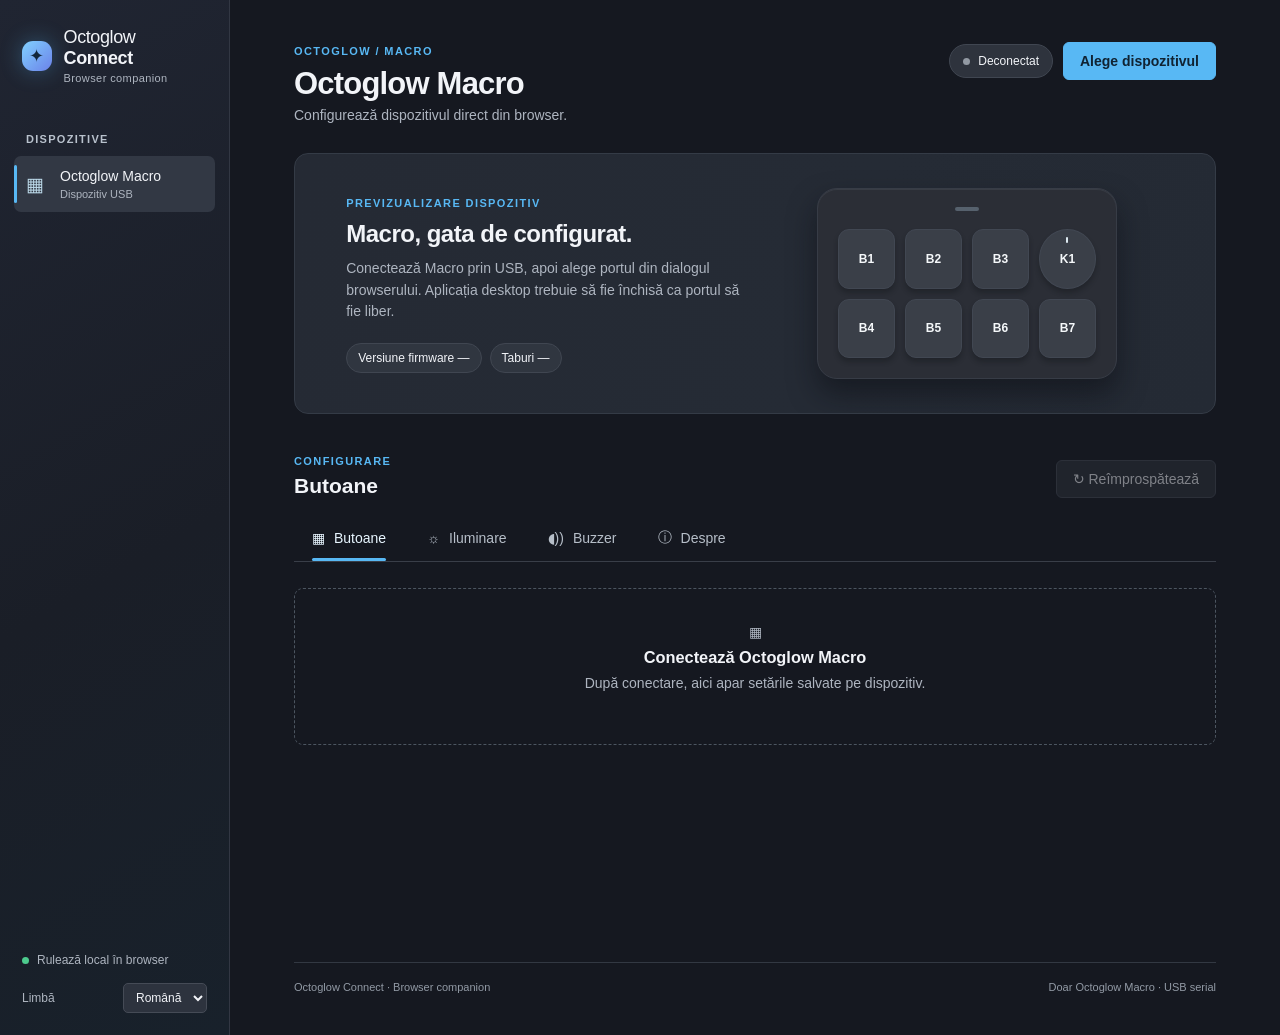
<file: Octoglow Connect/Browser Companion/index.html>
<!doctype html>
<html lang="ro">
<head>
  <meta charset="utf-8">
  <meta name="viewport" content="width=device-width, initial-scale=1">
  <meta name="theme-color" content="#191c24">
  <title>Octoglow Connect · Macro</title>
  <link rel="stylesheet" href="styles.css">
</head>
<body>
  <div class="app-shell">
    <aside class="sidebar" aria-label="Navigation">
      <div class="brand"><span class="brand-mark">✦</span><span>Octoglow <strong>Connect</strong><small>Browser companion</small></span></div>
      <div class="sidebar-label" data-i18n="devices">Dispozitive</div>
      <button class="side-item selected" type="button"><span class="side-icon">▦</span><span>Octoglow Macro<small data-i18n="wiredDevice">Dispozitiv USB</small></span></button>
      <div class="sidebar-bottom"><span class="local-pill"><span class="dot"></span><span data-i18n="localOnly">Rulează local în browser</span></span><label class="language"><span data-i18n="language">Limbă</span><select id="language" aria-label="Language"><option value="ro">Română</option><option value="en">English</option></select></label></div>
    </aside>
    <main class="main">
      <header class="topbar"><div><span class="eyebrow">OCTOGLOW / MACRO</span><h1>Octoglow Macro</h1><p data-i18n="subtitle">Configurează dispozitivul direct din browser.</p></div><div class="header-actions"><span id="connection-pill" class="status-pill"><span class="status-dot"></span><span data-i18n="disconnected">Deconectat</span></span><button id="connect-button" class="button primary" type="button" data-i18n="chooseDevice">Alege dispozitivul</button><button id="disconnect-button" class="button subtle hidden" type="button" data-i18n="disconnect">Deconectează</button></div></header>
      <div id="notice" class="notice hidden" role="status"><span id="notice-icon">ⓘ</span><span id="notice-text"></span><button id="notice-close" type="button" aria-label="Close">×</button></div>
      <section class="hero"><div class="hero-copy"><span class="section-overline" data-i18n="devicePreview">PREVIZUALIZARE DISPOZITIV</span><h2 id="hero-title" data-i18n="readyTitle">Macro, gata de configurat.</h2><p id="hero-description" data-i18n="readyText">Conectează Macro prin USB, apoi alege portul din dialogul browserului. Aplicația desktop trebuie să fie închisă ca portul să fie liber.</p><div class="hero-chips"><span id="firmware-chip" class="chip">Firmware —</span><span id="tab-chip" class="chip" data-i18n="noTabs">Taburi —</span></div></div><div class="device-area"><div class="macropad"><span id="led-preview" class="led-preview"></span><div id="preview-keys" class="preview-keys"></div></div></div></section>
      <div class="section-header"><div><span class="section-overline" data-i18n="configure">CONFIGURARE</span><h2 id="section-title" data-i18n="buttons">Butoane</h2></div><button id="refresh-button" class="button subtle" type="button" disabled><span aria-hidden="true">↻</span> <span data-i18n="refresh">Reîmprospătează</span></button></div>
      <nav class="nav-tabs" aria-label="Macro settings"><button class="nav-tab active" type="button" data-page="buttons"><span>▦</span><span data-i18n="buttons">Butoane</span></button><button class="nav-tab" type="button" data-page="lighting"><span>☼</span><span data-i18n="lighting">Iluminare</span></button><button class="nav-tab" type="button" data-page="buzzer"><span>◖))</span><span>Buzzer</span></button><button class="nav-tab" type="button" data-page="about"><span>ⓘ</span><span data-i18n="about">Despre</span></button></nav>
      <div id="page-content" class="page-content"></div>
      <footer><span>Octoglow Connect · Browser companion</span><span data-i18n="browserFooter">Doar Octoglow Macro · USB serial</span></footer>
    </main>
  </div>
  <dialog id="editor" class="editor"><form id="editor-form" method="dialog"><div class="editor-head"><span class="editor-icon">⌘</span><div><h2 id="editor-title"></h2><p data-i18n="savedToMacro">Modificările se salvează pe Macro.</p></div><button id="editor-x" class="icon-button" type="button" aria-label="Close">×</button></div><div id="editor-fields" class="editor-body"></div><div class="editor-actions"><button id="editor-cancel" class="button subtle" type="button" data-i18n="cancel">Anulează</button><button id="editor-save" class="button primary" type="submit" data-i18n="save">Salvează</button></div></form></dialog>
  <script type="module" src="app.mjs"></script>
</body>
</html>
</file>
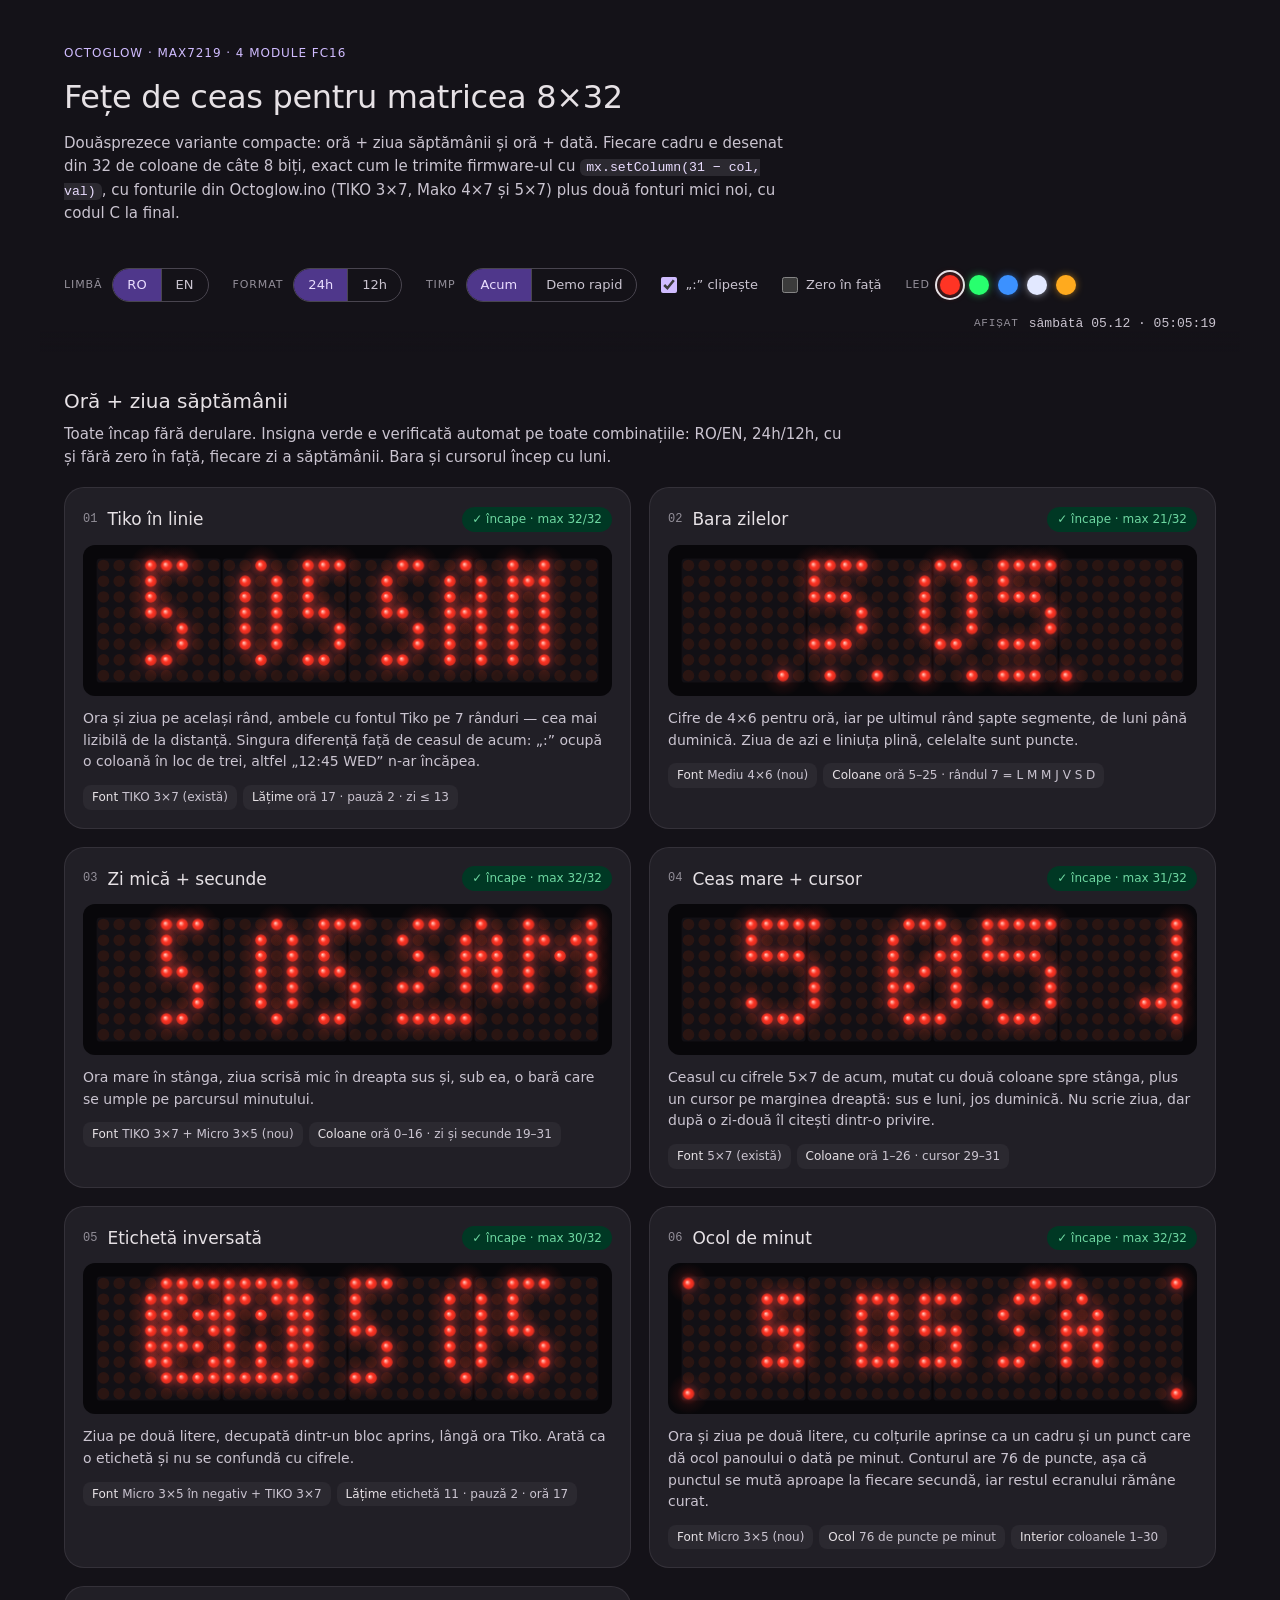
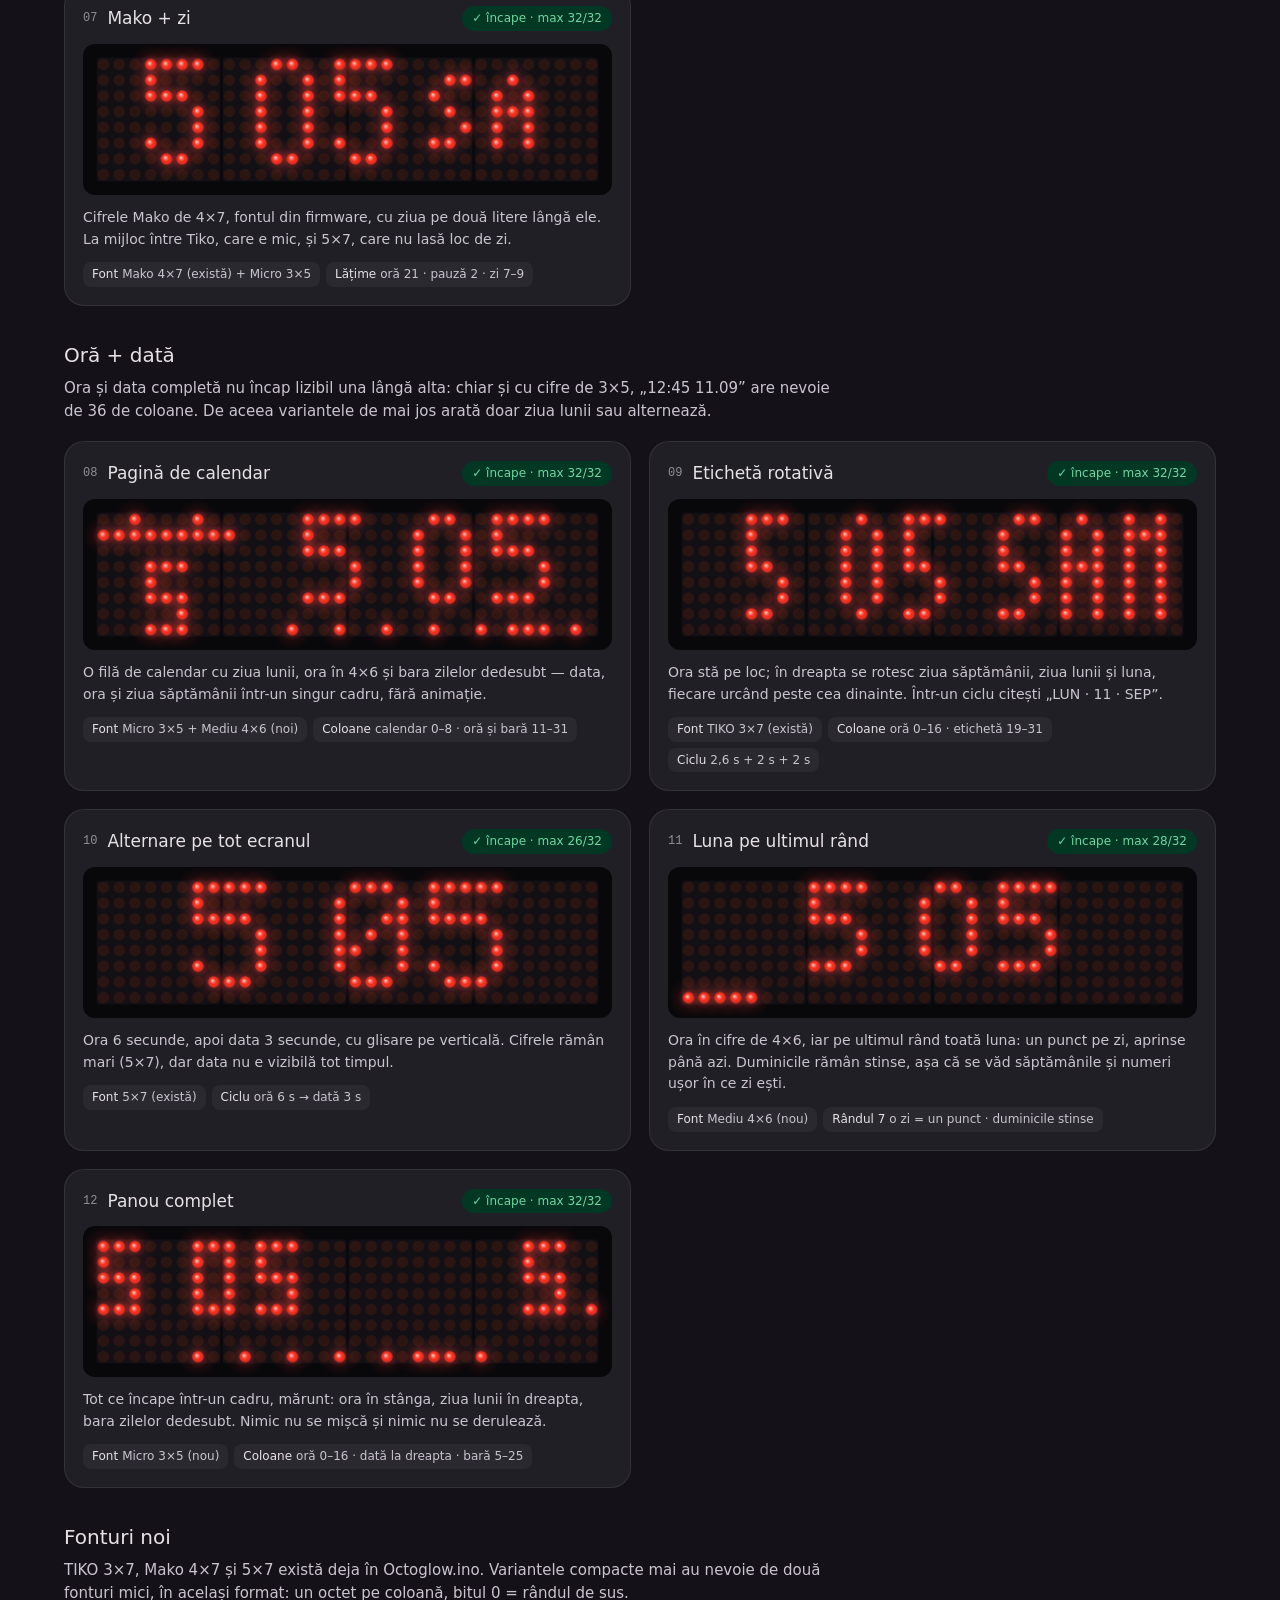
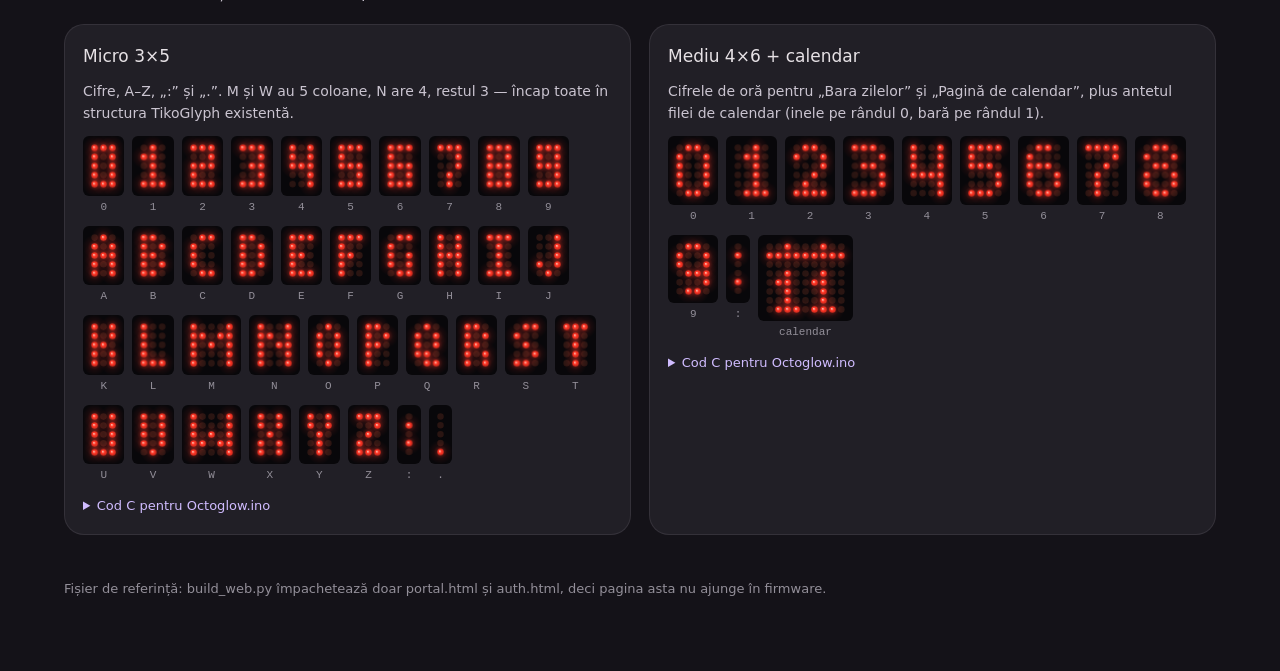
<file: Firmware/Octoglow/clock_designs.html>
<!doctype html>
<html lang="ro">
<head>
<meta charset="utf-8">
<meta name="viewport" content="width=device-width, initial-scale=1">
<title>Fețe de ceas 8×32</title>
<style>
  :root {
    --bg: #141218;
    --surf-con: #211f26;
    --surf-high: #2b2930;
    --on: #e6e1e5;
    --on-var: #cac4d0;
    --outline: #938f99;
    --outline-var: #49454f;
    --pri: #d0bcff;
    --pri-con: #4f378b;
    --on-pri-con: #eaddff;
    --grn: #6dd7a1;
    --grn-con: #003824;
    --err: #f2b8b5;
    --err-con: #8c1d18;
    --mono: ui-monospace, "Cascadia Code", Consolas, monospace;
    color-scheme: dark;
  }
  * { box-sizing: border-box; }
  html, body { margin: 0; background: var(--bg); color: var(--on); }
  body { font: 15px/1.55 "Google Sans", "Segoe UI", Roboto, system-ui, sans-serif; -webkit-font-smoothing: antialiased; }
  .wrap { max-width: 1200px; margin: 0 auto; padding: 44px 24px 72px; }

  .eyebrow { font-size: 12px; letter-spacing: .08em; text-transform: uppercase; color: var(--pri); margin-bottom: 10px; }
  h1 { font-size: clamp(24px, 3.2vw, 32px); font-weight: 500; letter-spacing: -.01em; margin: 0 0 10px; }
  .lede { margin: 0; color: var(--on-var); max-width: 76ch; }
  code { font-family: var(--mono); font-size: .88em; background: var(--surf-high); color: var(--on-pri-con); padding: 1px 6px; border-radius: 6px; }

  .controls { position: sticky; top: 0; z-index: 10; display: flex; flex-wrap: wrap; align-items: center; gap: 12px 24px; margin: 28px -24px 0; padding: 14px 24px 18px; background: linear-gradient(var(--bg) 78%, rgba(20, 18, 24, 0)); }
  .ctl { display: flex; align-items: center; gap: 10px; }
  .lbl { font-size: 11px; letter-spacing: .08em; text-transform: uppercase; color: var(--outline); }
  .seg { display: inline-flex; border: 1px solid var(--outline-var); border-radius: 999px; overflow: hidden; }
  .seg button { font: inherit; font-size: 13px; color: var(--on-var); background: none; border: 0; padding: 6px 14px; cursor: pointer; }
  .seg button + button { border-left: 1px solid var(--outline-var); }
  .seg button[aria-pressed="true"] { background: var(--pri-con); color: var(--on-pri-con); }
  .chk { display: inline-flex; align-items: center; gap: 8px; font-size: 13px; color: var(--on-var); cursor: pointer; user-select: none; }
  .chk input { accent-color: var(--pri); width: 16px; height: 16px; margin: 0; }
  .sw { display: inline-flex; gap: 9px; }
  .sw button { width: 20px; height: 20px; padding: 0; border: 0; border-radius: 50%; background: var(--c); box-shadow: 0 0 10px -2px var(--c); cursor: pointer; outline-offset: 3px; }
  .sw button[aria-pressed="true"] { outline: 2px solid var(--on); }
  button:focus-visible { outline: 2px solid var(--pri); outline-offset: 2px; }
  .readout { margin-left: auto; display: flex; align-items: center; gap: 10px; font-family: var(--mono); font-size: 13px; color: var(--on-var); }

  section { margin-top: 34px; }
  h2 { font-size: 20px; font-weight: 500; margin: 0 0 6px; }
  section > p { margin: 0 0 18px; color: var(--on-var); max-width: 82ch; }
  .grid { display: grid; grid-template-columns: repeat(auto-fill, minmax(min(100%, 500px), 1fr)); gap: 18px; }

  .card { background: var(--surf-con); border: 1px solid rgba(147, 143, 153, .16); border-radius: 20px; padding: 18px; display: flex; flex-direction: column; gap: 12px; min-width: 0; }
  .card-hd { display: flex; align-items: center; gap: 10px; }
  .num { font-family: var(--mono); font-size: 12px; color: var(--outline); }
  h3 { margin: 0; font-size: 17px; font-weight: 500; flex: 1; }
  .fit { font-size: 12px; padding: 3px 10px; border-radius: 999px; background: var(--surf-high); color: var(--on-var); white-space: nowrap; }
  .fit.ok { background: var(--grn-con); color: var(--grn); }
  .fit.bad { background: var(--err-con); color: var(--err); }
  canvas.mx { display: block; width: 100%; aspect-ratio: 33.6 / 9.6; border-radius: 12px; }
  .desc { margin: 0; font-size: 14px; color: var(--on-var); }
  .meta { display: flex; flex-wrap: wrap; gap: 6px; margin: 0; padding: 0; list-style: none; }
  .meta li { font-size: 12px; color: var(--on-var); background: var(--surf-high); border-radius: 8px; padding: 3px 9px; }
  .meta b { font-weight: 500; color: var(--on); margin-right: 4px; }

  .tiles { display: flex; flex-wrap: wrap; gap: 10px 8px; }
  .tile { display: flex; flex-direction: column; align-items: center; gap: 3px; }
  .tile canvas { display: block; border-radius: 6px; }
  .tile span { font-family: var(--mono); font-size: 11px; color: var(--outline); }
  details summary { cursor: pointer; font-size: 13px; color: var(--pri); width: max-content; }
  .code { position: relative; margin-top: 10px; }
  pre { margin: 0; font-family: var(--mono); font-size: 12px; line-height: 1.5; color: var(--on-var); background: #0e0d11; border: 1px solid var(--outline-var); border-radius: 12px; padding: 14px 16px; overflow: auto; max-height: 340px; }
  .copy { position: absolute; top: 8px; right: 8px; font: inherit; font-size: 12px; color: var(--on-pri-con); background: var(--pri-con); border: 0; border-radius: 999px; padding: 4px 12px; cursor: pointer; }
  footer { margin-top: 44px; font-size: 13px; color: var(--outline); }
</style>
</head>
<body>
<div class="wrap">
  <header>
    <div class="eyebrow">Octoglow · MAX7219 · 4 module FC16</div>
    <h1>Fețe de ceas pentru matricea 8×32</h1>
    <p class="lede">Douăsprezece variante compacte: oră + ziua săptămânii și oră + dată. Fiecare cadru e desenat din 32 de
      coloane de câte 8 biți, exact cum le trimite firmware-ul cu <code>mx.setColumn(31 − col, val)</code>, cu fonturile
      din Octoglow.ino (TIKO 3×7, Mako 4×7 și 5×7) plus două fonturi mici noi, cu codul C la final.</p>
  </header>

  <div class="controls" role="toolbar" aria-label="Setări previzualizare">
    <div class="ctl"><span class="lbl">Limbă</span>
      <div class="seg" data-k="lang"><button type="button" data-v="ro">RO</button><button type="button" data-v="en">EN</button></div></div>
    <div class="ctl"><span class="lbl">Format</span>
      <div class="seg" data-k="h12"><button type="button" data-v="0">24h</button><button type="button" data-v="1">12h</button></div></div>
    <div class="ctl"><span class="lbl">Timp</span>
      <div class="seg" data-k="demo"><button type="button" data-v="0">Acum</button><button type="button" data-v="1">Demo rapid</button></div></div>
    <label class="chk"><input type="checkbox" data-k="blink"> „:” clipește</label>
    <label class="chk"><input type="checkbox" data-k="lz"> Zero în față</label>
    <div class="ctl"><span class="lbl">LED</span><div class="sw" id="sw"></div></div>
    <div class="readout"><span class="lbl">Afișat</span><span id="readout"></span></div>
  </div>

  <section>
    <h2>Oră + ziua săptămânii</h2>
    <p>Toate încap fără derulare. Insigna verde e verificată automat pe toate combinațiile: RO/EN, 24h/12h, cu și fără
      zero în față, fiecare zi a săptămânii. Bara și cursorul încep cu luni.</p>
    <div class="grid" id="g-day"></div>
  </section>

  <section>
    <h2>Oră + dată</h2>
    <p>Ora și data completă nu încap lizibil una lângă alta: chiar și cu cifre de 3×5, „12:45 11.09” are nevoie de 36 de
      coloane. De aceea variantele de mai jos arată doar ziua lunii sau alternează.</p>
    <div class="grid" id="g-date"></div>
  </section>

  <section>
    <h2>Fonturi noi</h2>
    <p>TIKO 3×7, Mako 4×7 și 5×7 există deja în Octoglow.ino. Variantele compacte mai au nevoie de două fonturi mici, în același
      format: un octet pe coloană, bitul 0 = rândul de sus.</p>
    <div class="grid" id="fonts"></div>
  </section>

  <footer>Fișier de referință: build_web.py împachetează doar portal.html și auth.html, deci pagina asta nu ajunge în firmware.</footer>
</div>

<script>
'use strict';

/* ---------- Fonts ----------
   One byte per column, bit 0 = top row: the same encoding as FONT[] and
   TIKO_FONT in Octoglow.ino, so every frame below is exactly the 32 bytes the
   firmware would push with mx.setColumn(31 - col, val). */

function fromRows(space, rows) {
  const g = {};
  let h = 0;
  for (const [ch, r] of Object.entries(rows)) {
    h = r.length;
    const cols = [];
    for (let c = 0; c < r[0].length; c++) {
      let v = 0;
      for (let y = 0; y < r.length; y++) if (r[y][c] === '#') v |= 1 << y;
      cols.push(v);
    }
    g[ch] = cols;
  }
  g[' '] = new Array(space).fill(0);
  return { h, g };
}

// Copied from Octoglow.ino: FONT[][5], CHAR_COLON, CHAR_DOT.
const F57 = { h: 7, g: {
  '0': [0x3E, 0x51, 0x49, 0x45, 0x3E], '1': [0x00, 0x42, 0x7F, 0x40, 0x00], '2': [0x42, 0x61, 0x51, 0x49, 0x46],
  '3': [0x21, 0x41, 0x45, 0x4B, 0x31], '4': [0x18, 0x14, 0x12, 0x7F, 0x10], '5': [0x27, 0x45, 0x45, 0x45, 0x39],
  '6': [0x3C, 0x4A, 0x49, 0x49, 0x30], '7': [0x01, 0x71, 0x09, 0x05, 0x03], '8': [0x36, 0x49, 0x49, 0x49, 0x36],
  '9': [0x06, 0x49, 0x49, 0x29, 0x1E], ':': [0x36, 0x36], '.': [0x40], ' ': [0, 0, 0],
} };

// Copied from Octoglow.ino: TIKO_FONT (3x7).
const TIKO = { h: 7, g: {
  '0': [0x3E, 0x41, 0x3E], '1': [0x42, 0x7F, 0x40], '2': [0x62, 0x51, 0x4E], '3': [0x41, 0x49, 0x3E],
  '4': [0x0F, 0x08, 0x7F], '5': [0x4F, 0x49, 0x31], '6': [0x3E, 0x49, 0x30], '7': [0x01, 0x71, 0x0F],
  '8': [0x3E, 0x49, 0x3E], '9': [0x06, 0x49, 0x3E],
  'A': [0x7E, 0x09, 0x7E], 'B': [0x7F, 0x49, 0x3E], 'C': [0x3E, 0x41, 0x41], 'D': [0x7F, 0x41, 0x3E],
  'E': [0x7F, 0x49, 0x41], 'F': [0x7F, 0x09, 0x01], 'G': [0x3E, 0x41, 0x70], 'H': [0x7F, 0x08, 0x7F],
  'I': [0x00, 0x7F, 0x00], 'J': [0x40, 0x3F, 0x00], 'K': [0x7F, 0x10, 0x6C], 'L': [0x3F, 0x40, 0x40],
  'M': [0x7F, 0x02, 0x7F], 'N': [0x7F, 0x01, 0x7E], 'O': [0x3E, 0x41, 0x3E], 'P': [0x7F, 0x09, 0x06],
  'Q': [0x1E, 0x21, 0x5E], 'R': [0x7F, 0x09, 0x76], 'S': [0x4E, 0x49, 0x31], 'T': [0x01, 0x7F, 0x01],
  'U': [0x3F, 0x40, 0x3F], 'V': [0x3F, 0x60, 0x3F], 'W': [0x3F, 0x40, 0x38, 0x40, 0x3F], 'X': [0x67, 0x18, 0x67],
  'Y': [0x07, 0x78, 0x07], 'Z': [0x47, 0x4D, 0x71], ':': [0x00, 0x36, 0x00], '.': [0x00, 0x20, 0x00], ' ': [0, 0],
} };

// Copied from Octoglow.ino: MAKO_FONT (4x7). Only the digits and the colon -
// the designs that use it write the weekday in Micro.
const MAKO = { h: 7, g: {
  '0': [0x3E, 0x41, 0x41, 0x3E], '1': [0x00, 0x42, 0x7F, 0x40], '2': [0x62, 0x51, 0x49, 0x46],
  '3': [0x41, 0x49, 0x49, 0x36], '4': [0x0C, 0x0A, 0x09, 0x7F], '5': [0x27, 0x45, 0x45, 0x39],
  '6': [0x3E, 0x49, 0x49, 0x30], '7': [0x01, 0x71, 0x09, 0x07], '8': [0x36, 0x49, 0x49, 0x36],
  '9': [0x06, 0x49, 0x49, 0x3E], ':': [0x36], '.': [0x40], ' ': [0, 0],
} };

// New: Micro 3x5. M and W take 5 columns, N takes 4, everything else 3.
const MICRO = fromRows(2, {
  '0': ['###', '#.#', '#.#', '#.#', '###'], '1': ['.#.', '##.', '.#.', '.#.', '###'],
  '2': ['###', '..#', '###', '#..', '###'], '3': ['###', '..#', '.##', '..#', '###'],
  '4': ['#.#', '#.#', '###', '..#', '..#'], '5': ['###', '#..', '###', '..#', '###'],
  '6': ['###', '#..', '###', '#.#', '###'], '7': ['###', '..#', '..#', '.#.', '.#.'],
  '8': ['###', '#.#', '###', '#.#', '###'], '9': ['###', '#.#', '###', '..#', '###'],
  'A': ['.#.', '#.#', '###', '#.#', '#.#'], 'B': ['##.', '#.#', '##.', '#.#', '##.'],
  'C': ['.##', '#..', '#..', '#..', '.##'], 'D': ['##.', '#.#', '#.#', '#.#', '##.'],
  'E': ['###', '#..', '##.', '#..', '###'], 'F': ['###', '#..', '##.', '#..', '#..'],
  'G': ['.##', '#..', '#.#', '#.#', '.##'], 'H': ['#.#', '#.#', '###', '#.#', '#.#'],
  'I': ['###', '.#.', '.#.', '.#.', '###'], 'J': ['..#', '..#', '..#', '#.#', '.#.'],
  'K': ['#.#', '#.#', '##.', '#.#', '#.#'], 'L': ['#..', '#..', '#..', '#..', '###'],
  'M': ['#...#', '##.##', '#.#.#', '#...#', '#...#'], 'N': ['#..#', '##.#', '#.##', '#..#', '#..#'],
  'O': ['.#.', '#.#', '#.#', '#.#', '.#.'], 'P': ['##.', '#.#', '##.', '#..', '#..'],
  'Q': ['.#.', '#.#', '#.#', '##.', '.##'], 'R': ['##.', '#.#', '##.', '#.#', '#.#'],
  'S': ['.##', '#..', '.#.', '..#', '##.'], 'T': ['###', '.#.', '.#.', '.#.', '.#.'],
  'U': ['#.#', '#.#', '#.#', '#.#', '###'], 'V': ['#.#', '#.#', '#.#', '#.#', '.#.'],
  'W': ['#...#', '#...#', '#.#.#', '##.##', '#...#'], 'X': ['#.#', '#.#', '.#.', '#.#', '#.#'],
  'Y': ['#.#', '#.#', '.#.', '.#.', '.#.'], 'Z': ['###', '..#', '.#.', '#..', '###'],
  ':': ['.', '#', '.', '#', '.'], '.': ['.', '.', '.', '.', '#'],
});

// New: Mid 4x6 clock digits.
const MID = fromRows(2, {
  '0': ['.##.', '#..#', '#..#', '#..#', '#..#', '.##.'], '1': ['..#.', '.##.', '..#.', '..#.', '..#.', '.###'],
  '2': ['.##.', '#..#', '...#', '..#.', '.#..', '####'], '3': ['###.', '...#', '.##.', '...#', '...#', '###.'],
  '4': ['#..#', '#..#', '#..#', '####', '...#', '...#'], '5': ['####', '#...', '###.', '...#', '...#', '###.'],
  '6': ['.##.', '#...', '###.', '#..#', '#..#', '.##.'], '7': ['####', '...#', '..#.', '.#..', '.#..', '.#..'],
  '8': ['.##.', '#..#', '.##.', '#..#', '#..#', '.##.'], '9': ['.##.', '#..#', '#..#', '.###', '...#', '.##.'],
  ':': ['.', '#', '.', '.', '#', '.'],
});

// Calendar page header: rings on row 0, bar on row 1.
const CAL_HEADER = [0x02, 0x02, 0x03, 0x02, 0x02, 0x02, 0x03, 0x02, 0x02];

// The panel's outline, clockwise from the top-left corner: 76 pixels, which
// is the lap the minute dot below walks through in 60 seconds.
const RING = (() => {
  const p = [];
  for (let x = 0; x < 32; x++) p.push([x, 0]);
  for (let y = 1; y < 8; y++) p.push([31, y]);
  for (let x = 30; x >= 0; x--) p.push([x, 7]);
  for (let y = 6; y >= 1; y--) p.push([0, y]);
  return p;
})();

// Same names as WEEKDAY_NAMES_RO / _EN in the firmware, upper-cased for the pixel fonts.
const DAY3 = { ro: ['DUM', 'LUN', 'MAR', 'MIE', 'JOI', 'VIN', 'SAM'], en: ['SUN', 'MON', 'TUE', 'WED', 'THU', 'FRI', 'SAT'] };
const DAY2 = { ro: ['DU', 'LU', 'MA', 'MI', 'JO', 'VI', 'SA'], en: ['SU', 'MO', 'TU', 'WE', 'TH', 'FR', 'SA'] };
const MON3 = {
  ro: ['IAN', 'FEB', 'MAR', 'APR', 'MAI', 'IUN', 'IUL', 'AUG', 'SEP', 'OCT', 'NOI', 'DEC'],
  en: ['JAN', 'FEB', 'MAR', 'APR', 'MAY', 'JUN', 'JUL', 'AUG', 'SEP', 'OCT', 'NOV', 'DEC'],
};

/* ---------- Drawing into a 32-byte frame ---------- */

let OVF = false;   // set whenever something lands outside the 32x8 panel (read by the fit check)

// Digits keep their full width so the time never jitters; everything else is
// trimmed to its lit columns (TIKO's I and : are 3 wide with blank sides).
function glyph(font, ch) {
  const g = font.g[ch] || font.g[ch.toUpperCase()];
  if (!g) return [];
  if (ch >= '0' && ch <= '9') return g;
  let a = 0, z = g.length;
  while (a < z && !g[a]) a++;
  while (z > a && !g[z - 1]) z--;
  return a === z ? g : g.slice(a, z);
}

function blit(b, x, y, cols, clear) {
  for (let i = 0; i < cols.length; i++) {
    const v = cols[i] << y, c = x + i;
    if (!v) continue;
    if (c < 0 || c > 31 || v > 0xFF) OVF = true;
    if (c < 0 || c > 31) continue;
    if (clear) b[c] &= ~v; else b[c] |= v;
  }
}
function px(b, x, y) {
  if (x < 0 || x > 31 || y < 0 || y > 7) { OVF = true; return; }
  b[x] |= 1 << y;
}
function unpx(b, x, y) { if (x >= 0 && x < 32) b[x] &= ~(1 << y); }
function fill(b, x0, y0, x1, y1) { for (let x = x0; x <= x1; x++) for (let y = y0; y <= y1; y++) px(b, x, y); }

function textW(font, s) {
  let w = -1;
  for (const ch of s) w += glyph(font, ch).length + 1;
  return Math.max(w, 0);
}
// Returns the first column after the text.
function text(b, x, y, s, font, clear) {
  let first = true;
  for (const ch of s) {
    if (!first) x++;
    const g = glyph(font, ch);
    blit(b, x, y, g, clear);
    x += g.length;
    first = false;
  }
  return x;
}

const pad2 = n => String(n).padStart(2, '0');
function hm(T, o) {
  let h = T.h;
  if (o.h12) h = h % 12 || 12;
  return [o.lz || h > 9 ? pad2(h) : String(h), pad2(T.m)];
}
function timeW(font, T, o) {
  const [H, M] = hm(T, o);
  return textW(font, H) + 1 + glyph(font, ':').length + 1 + textW(font, M);
}
// Colon blinks on odd seconds, like drawHour().
function time(b, x, y, font, T, o) {
  const [H, M] = hm(T, o), colon = glyph(font, ':');
  x = text(b, x, y, H, font) + 1;
  if (!o.blink || T.s % 2 === 0) blit(b, x, y, colon);
  text(b, x + colon.length + 1, y, M, font);
}

// Seven 3-column slots, Monday first: today is a full dash, the other days a dot.
function weekBar(b, x, y, wd) {
  const today = (wd + 6) % 7;
  for (let i = 0; i < 7; i++) {
    if (i === today) fill(b, x + 3 * i, y, x + 3 * i + 2, y);
    else px(b, x + 3 * i + 1, y);
  }
}

// 9x8 calendar page in columns 0..8 with the day of month under the header.
function calendar(b, md) {
  blit(b, 0, 0, CAL_HEADER);
  const d = String(md);
  text(b, 1 + Math.floor((7 - textW(MICRO, d)) / 2), 3, d, MICRO);
}

const ease = t => t < .5 ? 2 * t * t : 1 - 2 * (1 - t) * (1 - t);

// Holds each state for its duration, then slides the next one up from below
// inside columns x0..x1. With o.state set it just draws that state (fit check).
function rotate(b, o, now, durs, slideMs, put, x0, x1) {
  if (o.state != null) { put(b, o.state); return; }
  const total = durs.reduce((a, c) => a + c, 0);
  let t = now % total, i = 0;
  while (t >= durs[i]) t -= durs[i++];
  const left = durs[i] - t;
  if (left > slideMs) { put(b, i); return; }
  const off = Math.round(ease(1 - left / slideMs) * 8);
  const A = new Uint8Array(32), B = new Uint8Array(32);
  put(A, i);
  put(B, (i + 1) % durs.length);
  for (let c = x0; c <= x1; c++) b[c] |= (A[c] >> off) | (B[c] << (8 - off));
}

/* ---------- The designs ---------- */

const DESIGNS = [
  {
    group: 'day', name: 'Tiko în linie',
    desc: 'Ora și ziua pe același rând, ambele cu fontul Tiko pe 7 rânduri — cea mai lizibilă de la distanță. Singura diferență față de ceasul de acum: „:” ocupă o coloană în loc de trei, altfel „12:45 WED” n-ar încăpea.',
    meta: ['<b>Font</b>TIKO 3×7 (există)', '<b>Lățime</b>oră 17 · pauză 2 · zi ≤ 13'],
    draw(b, T, o) {
      const day = DAY3[o.lang][T.wd], tw = timeW(TIKO, T, o);
      const x = Math.floor((32 - (tw + 2 + textW(TIKO, day))) / 2);
      time(b, x, 0, TIKO, T, o);
      text(b, x + tw + 2, 0, day, TIKO);
    },
  },
  {
    group: 'day', name: 'Bara zilelor',
    desc: 'Cifre de 4×6 pentru oră, iar pe ultimul rând șapte segmente, de luni până duminică. Ziua de azi e liniuța plină, celelalte sunt puncte.',
    meta: ['<b>Font</b>Mediu 4×6 (nou)', '<b>Coloane</b>oră 5–25 · rândul 7 = L M M J V S D'],
    draw(b, T, o) {
      time(b, Math.floor((32 - timeW(MID, T, o)) / 2), 0, MID, T, o);
      weekBar(b, 5, 7, T.wd);
    },
  },
  {
    group: 'day', name: 'Zi mică + secunde',
    desc: 'Ora mare în stânga, ziua scrisă mic în dreapta sus și, sub ea, o bară care se umple pe parcursul minutului.',
    meta: ['<b>Font</b>TIKO 3×7 + Micro 3×5 (nou)', '<b>Coloane</b>oră 0–16 · zi și secunde 19–31'],
    draw(b, T, o) {
      time(b, 17 - timeW(TIKO, T, o), 0, TIKO, T, o);
      // Day centred in columns 19..31; only "MON" (14 wide) borrows column 18.
      const d = DAY3[o.lang][T.wd];
      text(b, Math.max(18, 19 + Math.floor((13 - textW(MICRO, d)) / 2)), 0, d, MICRO);
      fill(b, 19, 6, 19 + Math.floor(T.s * 13 / 60), 6);
    },
  },
  {
    group: 'day', name: 'Ceas mare + cursor',
    desc: 'Ceasul cu cifrele 5×7 de acum, mutat cu două coloane spre stânga, plus un cursor pe marginea dreaptă: sus e luni, jos duminică. Nu scrie ziua, dar după o zi-două îl citești dintr-o privire.',
    meta: ['<b>Font</b>5×7 (există)', '<b>Coloane</b>oră 1–26 · cursor 29–31'],
    draw(b, T, o) {
      time(b, Math.floor((28 - timeW(F57, T, o)) / 2), 0, F57, T, o);
      for (let y = 0; y < 7; y++) px(b, 31, y);
      const today = (T.wd + 6) % 7;
      px(b, 29, today);
      px(b, 30, today);
    },
  },
  {
    group: 'day', name: 'Etichetă inversată',
    desc: 'Ziua pe două litere, decupată dintr-un bloc aprins, lângă ora Tiko. Arată ca o etichetă și nu se confundă cu cifrele.',
    meta: ['<b>Font</b>Micro 3×5 în negativ + TIKO 3×7', '<b>Lățime</b>etichetă 11 · pauză 2 · oră 17'],
    draw(b, T, o) {
      const x = Math.floor((32 - (11 + 2 + timeW(TIKO, T, o))) / 2);
      fill(b, x, 0, x + 10, 6);
      unpx(b, x, 0); unpx(b, x + 10, 0); unpx(b, x, 6); unpx(b, x + 10, 6);
      const d = DAY2[o.lang][T.wd];
      text(b, x + Math.floor((11 - textW(MICRO, d)) / 2), 1, d, MICRO, true);
      time(b, x + 13, 0, TIKO, T, o);
    },
  },
  {
    group: 'day', name: 'Ocol de minut',
    desc: 'Ora și ziua pe două litere, cu colțurile aprinse ca un cadru și un punct care dă ocol panoului o dată pe minut. Conturul are 76 de puncte, așa că punctul se mută aproape la fiecare secundă, iar restul ecranului rămâne curat.',
    meta: ['<b>Font</b>Micro 3×5 (nou)', '<b>Ocol</b>76 de puncte pe minut', '<b>Interior</b>coloanele 1–30'],
    draw(b, T, o) {
      // The corners mark the panel; the dot laps the outline once a minute.
      px(b, 0, 0); px(b, 31, 0); px(b, 0, 7); px(b, 31, 7);
      const pos = Math.floor(T.s * RING.length / 60);
      for (let i = 0; i < 3; i++) {
        const q = RING[(pos - i + RING.length) % RING.length];
        px(b, q[0], q[1]);
      }
      const d = DAY2[o.lang][T.wd], tw = timeW(MICRO, T, o);
      const x = 1 + Math.floor((30 - (tw + 2 + textW(MICRO, d))) / 2);
      time(b, x, 1, MICRO, T, o);
      text(b, x + tw + 2, 1, d, MICRO);
    },
  },
  {
    group: 'day', name: 'Mako + zi',
    desc: 'Cifrele Mako de 4×7, fontul din firmware, cu ziua pe două litere lângă ele. La mijloc între Tiko, care e mic, și 5×7, care nu lasă loc de zi.',
    meta: ['<b>Font</b>Mako 4×7 (există) + Micro 3×5', '<b>Lățime</b>oră 21 · pauză 2 · zi 7–9'],
    draw(b, T, o) {
      const d = DAY2[o.lang][T.wd], tw = timeW(MAKO, T, o);
      const x = Math.floor((32 - (tw + 2 + textW(MICRO, d))) / 2);
      time(b, x, 0, MAKO, T, o);
      text(b, x + tw + 2, 1, d, MICRO);
    },
  },
  {
    group: 'date', name: 'Pagină de calendar', mday: true,
    desc: 'O filă de calendar cu ziua lunii, ora în 4×6 și bara zilelor dedesubt — data, ora și ziua săptămânii într-un singur cadru, fără animație.',
    meta: ['<b>Font</b>Micro 3×5 + Mediu 4×6 (noi)', '<b>Coloane</b>calendar 0–8 · oră și bară 11–31'],
    draw(b, T, o) {
      calendar(b, T.md);
      time(b, 11 + Math.floor((21 - timeW(MID, T, o)) / 2), 0, MID, T, o);
      weekBar(b, 11, 7, T.wd);
    },
  },
  {
    group: 'date', name: 'Etichetă rotativă', states: 3, months: true, mday: true,
    desc: 'Ora stă pe loc; în dreapta se rotesc ziua săptămânii, ziua lunii și luna, fiecare urcând peste cea dinainte. Într-un ciclu citești „LUN · 11 · SEP”.',
    meta: ['<b>Font</b>TIKO 3×7 (există)', '<b>Coloane</b>oră 0–16 · etichetă 19–31', '<b>Ciclu</b>2,6 s + 2 s + 2 s'],
    draw(b, T, o, now) {
      time(b, 17 - timeW(TIKO, T, o), 0, TIKO, T, o);
      rotate(b, o, now, [2600, 2000, 2000], 300, (buf, k) => {
        const s = k === 0 ? DAY3[o.lang][T.wd] : k === 1 ? String(T.md) : MON3[o.lang][T.mon];
        text(buf, 19 + Math.floor((13 - textW(TIKO, s)) / 2), 0, s, TIKO);
      }, 19, 31);
    },
  },
  {
    group: 'date', name: 'Alternare pe tot ecranul', states: 2, mday: true,
    desc: 'Ora 6 secunde, apoi data 3 secunde, cu glisare pe verticală. Cifrele rămân mari (5×7), dar data nu e vizibilă tot timpul.',
    meta: ['<b>Font</b>5×7 (există)', '<b>Ciclu</b>oră 6 s → dată 3 s'],
    draw(b, T, o, now) {
      rotate(b, o, now, [6000, 3000], 380, (buf, k) => {
        if (k === 0) {
          time(buf, Math.floor((32 - timeW(F57, T, o)) / 2), 0, F57, T, o);
        } else {
          const s = pad2(T.md) + '.' + pad2(T.mon + 1);
          text(buf, Math.floor((32 - textW(F57, s)) / 2), 0, s, F57);
        }
      }, 0, 31);
    },
  },
  {
    group: 'date', name: 'Luna pe ultimul rând', months: true, mday: true,
    desc: 'Ora în cifre de 4×6, iar pe ultimul rând toată luna: un punct pe zi, aprinse până azi. Duminicile rămân stinse, așa că se văd săptămânile și numeri ușor în ce zi ești.',
    meta: ['<b>Font</b>Mediu 4×6 (nou)', '<b>Rândul 7</b>o zi = un punct · duminicile stinse'],
    draw(b, T, o) {
      time(b, Math.floor((32 - timeW(MID, T, o)) / 2), 0, MID, T, o);
      const days = new Date(T.year, T.mon + 1, 0).getDate();
      const x0 = Math.floor((32 - days) / 2);
      for (let i = 1; i <= T.md; i++) {
        // Day i's weekday, counted back from today; Sunday (0) stays dark.
        if ((((T.wd - (T.md - i)) % 7) + 7) % 7 === 0) continue;
        px(b, x0 + i - 1, 7);
      }
    },
  },
  {
    group: 'date', name: 'Panou complet', mday: true,
    desc: 'Tot ce încape într-un cadru, mărunt: ora în stânga, ziua lunii în dreapta, bara zilelor dedesubt. Nimic nu se mișcă și nimic nu se derulează.',
    meta: ['<b>Font</b>Micro 3×5 (nou)', '<b>Coloane</b>oră 0–16 · dată la dreapta · bară 5–25'],
    draw(b, T, o) {
      time(b, 0, 0, MICRO, T, o);
      const d = String(T.md) + '.';
      text(b, 32 - textW(MICRO, d), 0, d, MICRO);
      weekBar(b, 5, 7, T.wd);
    },
  },
];

// Renders every design across languages, formats, weekdays and awkward times,
// and reports whether anything ever left the panel plus the widest frame seen.
function fitCheck(d) {
  const b = new Uint8Array(32);
  const hours = [[0, 0], [1, 11], [9, 5], [10, 10], [12, 59], [18, 48], [20, 8], [23, 58]];
  const mons = d.months ? [0, 1, 2, 3, 4, 5, 6, 7, 8, 9, 10, 11] : [8];
  const mdays = d.mday ? [1, 28] : [11];
  let bad = false, maxW = 0;
  for (const lang of ['ro', 'en']) for (const h12 of [false, true]) for (const lz of [false, true])
    for (let wd = 0; wd < 7; wd++) for (const mon of mons) for (const md of mdays) for (const [h, m] of hours)
      for (let st = 0; st < (d.states || 1); st++) {
        b.fill(0);
        OVF = false;
        d.draw(b, { h, m, s: 59, wd, md, mon, year: 2026 }, { lang, h12, lz, blink: false, state: st }, 0);
        if (OVF) bad = true;
        let lo = -1, hi = -1;
        for (let c = 0; c < 32; c++) if (b[c]) { if (lo < 0) lo = c; hi = c; }
        if (lo >= 0) maxW = Math.max(maxW, hi - lo + 1);
      }
  return { bad, maxW };
}

/* ---------- LED painter ---------- */

const COLORS = {
  red:   { name: 'Roșu',       on: [255, 52, 36],   core: [255, 214, 200], off: '#2a1512' },
  green: { name: 'Verde',      on: [40, 255, 110],  core: [210, 255, 225], off: '#0f2618' },
  blue:  { name: 'Albastru',   on: [60, 145, 255],  core: [215, 232, 255], off: '#121c30' },
  white: { name: 'Alb',        on: [226, 232, 255], core: [255, 255, 255], off: '#202228' },
  amber: { name: 'Chihlimbar', on: [255, 170, 30],  core: [255, 235, 190], off: '#2b2011' },
};
const rgba = (c, a) => `rgba(${c[0]},${c[1]},${c[2]},${a})`;
const M = 0.8;   // frame margin around the LEDs, in LED pitches

const spriteCache = new Map();
function sprites(p) {
  const key = S.color + '|' + p.toFixed(2);
  let s = spriteCache.get(key);
  if (s) return s;
  if (spriteCache.size > 24) spriteCache.clear();
  const c = COLORS[S.color];

  const gs = Math.ceil(p * 2.6), glow = document.createElement('canvas');
  glow.width = glow.height = gs;
  let g = glow.getContext('2d'), m = gs / 2;
  let gr = g.createRadialGradient(m, m, 0, m, m, m);
  gr.addColorStop(0, rgba(c.on, .5));
  gr.addColorStop(.25, rgba(c.on, .26));
  gr.addColorStop(.55, rgba(c.on, .07));
  gr.addColorStop(1, rgba(c.on, 0));
  g.fillStyle = gr;
  g.fillRect(0, 0, gs, gs);

  const bs = Math.ceil(p) + 2, body = document.createElement('canvas');
  body.width = body.height = bs;
  g = body.getContext('2d');
  m = bs / 2;
  const r = p * .37;
  gr = g.createRadialGradient(m - r * .25, m - r * .25, 0, m, m, r);
  gr.addColorStop(0, rgba(c.core, 1));
  gr.addColorStop(.5, rgba(c.on, 1));
  gr.addColorStop(1, rgba(c.on.map(v => v * .82), 1));
  g.fillStyle = gr;
  g.beginPath();
  g.arc(m, m, r, 0, Math.PI * 2);
  g.fill();

  s = { glow, gs, body, bs };
  spriteCache.set(key, s);
  return s;
}

function paintLeds(ctx, W, H, cols, w, h, modules) {
  const p = W / (w + 2 * M), c = COLORS[S.color], sp = sprites(p);
  ctx.globalCompositeOperation = 'source-over';
  ctx.fillStyle = '#08070a';
  ctx.fillRect(0, 0, W, H);
  if (modules) {
    ctx.fillStyle = '#121015';
    for (let k = 0; k < w / 8; k++) {
      const x = (M + 8 * k + .06) * p, y = (M + .06) * p, s = 7.88 * p;
      ctx.beginPath();
      if (ctx.roundRect) ctx.roundRect(x, y, s, s, .25 * p); else ctx.rect(x, y, s, s);
      ctx.fill();
    }
  }
  const r = p * .37, on = [];
  ctx.fillStyle = c.off;
  ctx.beginPath();
  for (let x = 0; x < w; x++) for (let y = 0; y < h; y++) {
    const cx = (M + x + .5) * p, cy = (M + y + .5) * p;
    if ((cols[x] >> y) & 1) on.push(cx, cy);
    else { ctx.moveTo(cx + r, cy); ctx.arc(cx, cy, r, 0, Math.PI * 2); }
  }
  ctx.fill();
  ctx.globalCompositeOperation = 'lighter';
  for (let i = 0; i < on.length; i += 2) ctx.drawImage(sp.glow, on[i] - sp.gs / 2, on[i + 1] - sp.gs / 2);
  ctx.globalCompositeOperation = 'source-over';
  for (let i = 0; i < on.length; i += 2) ctx.drawImage(sp.body, on[i] - sp.bs / 2, on[i + 1] - sp.bs / 2);
}

/* ---------- State ---------- */

const S = { lang: 'ro', h12: false, demo: false, blink: true, lz: false, color: 'red' };
const KEY = 'octoglow-clock-designs';
try {
  const saved = JSON.parse(localStorage.getItem(KEY) || '{}');
  for (const k of ['lang', 'h12', 'blink', 'lz', 'color']) if (k in saved) S[k] = saved[k];
} catch (e) { /* storage blocked: defaults are fine */ }
if (!COLORS[S.color]) S.color = 'red';
function save() {
  try { localStorage.setItem(KEY, JSON.stringify({ lang: S.lang, h12: S.h12, blink: S.blink, lz: S.lz, color: S.color })); }
  catch (e) { /* ignore */ }
}

// "Demo rapid" jumps one day and 67 minutes every 1.5 s so every weekday and
// both digit widths come around; the seconds stay real so the colon still blinks.
let demoStart = 0;
function nowT() {
  let d = new Date();
  if (S.demo) d = new Date(d.getTime() + Math.floor((performance.now() - demoStart) / 1500) * (86400000 + 67 * 60000));
  return { h: d.getHours(), m: d.getMinutes(), s: d.getSeconds(), wd: d.getDay(), md: d.getDate(), mon: d.getMonth(), year: d.getFullYear() };
}

/* ---------- Build the page ---------- */

const cards = DESIGNS.map((d, i) => {
  const el = document.createElement('article');
  el.className = 'card';
  el.innerHTML = `
    <div class="card-hd"><span class="num">${pad2(i + 1)}</span><h3>${d.name}</h3><span class="fit">verific…</span></div>
    <canvas class="mx" role="img" aria-label="Previzualizare: ${d.name}"></canvas>
    <p class="desc">${d.desc}</p>
    <ul class="meta">${d.meta.map(m => `<li>${m}</li>`).join('')}</ul>`;
  document.getElementById(d.group === 'day' ? 'g-day' : 'g-date').appendChild(el);
  const cv = el.querySelector('canvas');
  return { d, cv, ctx: cv.getContext('2d'), buf: new Uint8Array(32), last: new Uint8Array(32), dirty: true, fitEl: el.querySelector('.fit') };
});

const resizer = new ResizeObserver(entries => {
  const dpr = window.devicePixelRatio || 1;
  for (const e of entries) {
    const c = cards.find(x => x.cv === e.target);
    c.cv.width = Math.round(c.cv.clientWidth * dpr);
    c.cv.height = Math.round(c.cv.clientHeight * dpr);
    c.dirty = true;
  }
});
cards.forEach(c => resizer.observe(c.cv));

// Glyph sheets for the new fonts.
const tiles = [];
function tile(parent, cols, h, label) {
  const P = 9, dpr = window.devicePixelRatio || 1;
  const cw = (cols.length + 2 * M) * P, chh = (h + 2 * M) * P;
  const wrap = document.createElement('div');
  wrap.className = 'tile';
  const cv = document.createElement('canvas');
  cv.style.width = cw + 'px';
  cv.style.height = chh + 'px';
  cv.width = Math.round(cw * dpr);
  cv.height = Math.round(chh * dpr);
  const lab = document.createElement('span');
  lab.textContent = label;
  wrap.append(cv, lab);
  parent.append(wrap);
  tiles.push({ cv, ctx: cv.getContext('2d'), cols, h });
}
function paintTiles() { for (const t of tiles) paintLeds(t.ctx, t.cv.width, t.cv.height, t.cols, t.cols.length, t.h, false); }

const hex = v => '0x' + v.toString(16).toUpperCase().padStart(2, '0');
function fontCard(title, note, fill, code) {
  const el = document.createElement('article');
  el.className = 'card';
  el.innerHTML = `
    <div class="card-hd"><h3>${title}</h3></div>
    <p class="desc">${note}</p>
    <div class="tiles"></div>
    <details><summary>Cod C pentru Octoglow.ino</summary>
      <div class="code"><button class="copy" type="button">Copiază</button><pre></pre></div></details>`;
  fill(el.querySelector('.tiles'));
  const pre = el.querySelector('pre'), btn = el.querySelector('.copy');
  pre.textContent = code;
  btn.addEventListener('click', async () => {
    try { await navigator.clipboard.writeText(code); }
    catch (e) {
      const r = document.createRange(), sel = getSelection();
      r.selectNodeContents(pre); sel.removeAllRanges(); sel.addRange(r);
      document.execCommand('copy'); sel.removeAllRanges();
    }
    btn.textContent = 'Copiat';
    setTimeout(() => { btn.textContent = 'Copiază'; }, 1400);
  });
  document.getElementById('fonts').appendChild(el);
}

const MICRO_ORDER = [...'0123456789ABCDEFGHIJKLMNOPQRSTUVWXYZ:.'];
fontCard('Micro 3×5',
  'Cifre, A–Z, „:” și „.”. M și W au 5 coloane, N are 4, restul 3 — încap toate în structura TikoGlyph existentă.',
  box => MICRO_ORDER.forEach(ch => tile(box, MICRO.g[ch], MICRO.h, ch)),
  [
    '// Micro 3x5 font for the compact clock faces. Same layout as TIKO_FONT:',
    '// one byte per column, bit 0 = top row. M and W are 5 columns, N is 4,',
    '// so every glyph still fits TIKO_MAX_COLS and the TikoGlyph struct.',
    'const TikoGlyph MICRO_FONT[] = {',
    ...MICRO_ORDER.map(ch => `  { '${ch}', ${MICRO.g[ch].length}, { ${MICRO.g[ch].map(hex).join(', ')} } },`),
    '};',
    'const uint8_t MICRO_FONT_COUNT = sizeof(MICRO_FONT) / sizeof(MICRO_FONT[0]);',
  ].join('\n'));

const calSample = new Uint8Array(32);
calendar(calSample, 11);
fontCard('Mediu 4×6 + calendar',
  'Cifrele de oră pentru „Bara zilelor” și „Pagină de calendar”, plus antetul filei de calendar (inele pe rândul 0, bară pe rândul 1).',
  box => {
    [...'0123456789:'].forEach(ch => tile(box, MID.g[ch], MID.h, ch));
    tile(box, [...calSample.slice(0, 9)], 8, 'calendar');
  },
  [
    '// Mid 4x6 clock digits: one byte per column, bit 0 = top row (same as FONT[]).',
    'const uint8_t MID_DIGITS[10][4] = {',
    ...[...'0123456789'].map(ch => `  { ${MID.g[ch].map(hex).join(', ')} },  // ${ch}`),
    '};',
    `const uint8_t MID_COLON[1] = { ${hex(MID.g[':'][0])} };`,
    '',
    '// Calendar page header above the day of month: rings on row 0, bar on row 1.',
    `const uint8_t CAL_HEADER[9] = { ${CAL_HEADER.map(hex).join(', ')} };`,
  ].join('\n'));

/* ---------- Controls ---------- */

const sw = document.getElementById('sw');
for (const [k, c] of Object.entries(COLORS)) {
  const btn = document.createElement('button');
  btn.type = 'button';
  btn.dataset.v = k;
  btn.title = c.name;
  btn.setAttribute('aria-label', 'LED ' + c.name);
  btn.style.setProperty('--c', `rgb(${c.on})`);
  sw.append(btn);
}

function syncUI() {
  document.querySelectorAll('.seg').forEach(seg => {
    const k = seg.dataset.k;
    seg.querySelectorAll('button').forEach(btn => {
      const v = k === 'lang' ? btn.dataset.v : btn.dataset.v === '1';
      btn.setAttribute('aria-pressed', String(S[k] === v));
    });
  });
  document.querySelectorAll('.chk input').forEach(i => { i.checked = S[i.dataset.k]; });
  sw.querySelectorAll('button').forEach(btn => btn.setAttribute('aria-pressed', String(btn.dataset.v === S.color)));
}

document.querySelectorAll('.seg').forEach(seg => seg.addEventListener('click', e => {
  const btn = e.target.closest('button');
  if (!btn) return;
  const k = seg.dataset.k;
  S[k] = k === 'lang' ? btn.dataset.v : btn.dataset.v === '1';
  if (k === 'demo') demoStart = performance.now();
  syncUI();
  save();
}));
document.querySelectorAll('.chk input').forEach(i => i.addEventListener('change', () => { S[i.dataset.k] = i.checked; save(); }));
sw.addEventListener('click', e => {
  const btn = e.target.closest('button');
  if (!btn) return;
  S.color = btn.dataset.v;
  spriteCache.clear();
  cards.forEach(c => { c.dirty = true; });
  paintTiles();
  syncUI();
  save();
});
syncUI();
paintTiles();

/* ---------- Loop ---------- */

const WEEKDAY_LONG = {
  ro: ['duminică', 'luni', 'marți', 'miercuri', 'joi', 'vineri', 'sâmbătă'],
  en: ['Sunday', 'Monday', 'Tuesday', 'Wednesday', 'Thursday', 'Friday', 'Saturday'],
};
const readEl = document.getElementById('readout');
let lastRead = '';

function tick() {
  try {
    const T = nowT(), now = performance.now();
    const o = { lang: S.lang, h12: S.h12, lz: S.lz, blink: S.blink, state: null };
    for (const c of cards) {
      // A canvas the layout has not sized yet has no pixels to paint into, and
      // drawing there throws. Skip it and come back when the observer sizes it.
      if (!c.cv.width || !c.cv.height) { c.dirty = true; continue; }
      c.buf.fill(0);
      c.d.draw(c.buf, T, o, now);
      let changed = c.dirty;
      for (let i = 0; !changed && i < 32; i++) changed = c.buf[i] !== c.last[i];
      if (changed) {
        paintLeds(c.ctx, c.cv.width, c.cv.height, c.buf, 32, 8, true);
        c.last.set(c.buf);
        c.dirty = false;
      }
    }
    const r = `${WEEKDAY_LONG[S.lang][T.wd]} ${pad2(T.md)}.${pad2(T.mon + 1)} · ${pad2(T.h)}:${pad2(T.m)}:${pad2(T.s)}`;
    if (r !== lastRead) { readEl.textContent = r; lastRead = r; }
  } finally {
    // Scheduling here rather than at the end of the body: one bad frame used to
    // stop the clock on every card for good.
    requestAnimationFrame(tick);
  }
}
requestAnimationFrame(tick);

// Fit checks run one card per task so the first paint is not held up.
let fitIdx = 0;
function nextFit() {
  const c = cards[fitIdx++];
  if (!c) return;
  const r = fitCheck(c.d);
  c.fitEl.textContent = r.bad ? '✗ iese din ecran' : `✓ încape · max ${r.maxW}/32`;
  c.fitEl.className = 'fit ' + (r.bad ? 'bad' : 'ok');
  c.fitEl.title = 'Verificat pe RO/EN, 24h/12h, cu și fără zero în față, toate zilele săptămânii' + (c.d.months ? ' și toate lunile' : '');
  setTimeout(nextFit, 0);
}
setTimeout(nextFit, 60);
</script>
</body>
</html>
</file>
<file: Octoglow Connect/Browser Companion/styles.css>
@font-face{font-family:InterFallback;src:local("Segoe UI Variable"),local("Segoe UI")}
:root{color-scheme:dark;--bg:#151820;--side:#1b1f29;--panel:#242831;--panel2:#2b303a;--panel3:#343943;--line:#393e48;--text:#f2f4f8;--muted:#aeb5c0;--accent:#58b8f4;--accent-soft:#17384e;--green:#4dcb8e;--red:#ef8589;--shadow:0 20px 55px #05070c50}
*{box-sizing:border-box}html,body{margin:0;min-height:100%;font-family:InterFallback,"Segoe UI",sans-serif;color:var(--text);background:var(--bg);font-size:14px}button,input,select{font:inherit}button{cursor:pointer}button:disabled{cursor:not-allowed;opacity:.48}button:focus-visible,select:focus-visible,input:focus-visible{outline:2px solid var(--accent);outline-offset:2px}.hidden{display:none!important}.app-shell{display:grid;grid-template-columns:230px minmax(0,1fr);min-height:100vh}.sidebar{background:linear-gradient(150deg,#202532,#1a1e27 55%,#18212b);border-right:1px solid #323743;display:flex;flex-direction:column;padding:27px 14px 22px;gap:11px}.brand{display:flex;align-items:center;gap:12px;margin:0 8px 38px;font-size:18px;letter-spacing:-.4px}.brand strong{font-weight:670}.brand small{display:block;color:var(--muted);font-size:11px;letter-spacing:.4px;margin-top:3px;font-weight:400}.brand-mark{display:grid;place-items:center;width:30px;height:30px;border-radius:11px;background:linear-gradient(135deg,#81d1ff,#6b82e9);color:#12263b;box-shadow:0 0 22px #58b8f455}.sidebar-label{color:#b9c2cd;font-size:11px;font-weight:700;text-transform:uppercase;letter-spacing:1.3px;padding:0 12px}.side-item{border:0;color:var(--text);background:transparent;text-align:left;border-radius:7px;display:flex;gap:12px;align-items:center;padding:12px;width:100%;position:relative}.side-item.selected{background:#323844}.side-item.selected:before{content:"";position:absolute;left:0;top:9px;bottom:9px;width:3px;border-radius:3px;background:var(--accent)}.side-item small{display:block;color:var(--muted);font-size:11px;margin-top:4px}.side-icon{font-size:19px;width:22px;color:#bcd9e9}.sidebar-bottom{margin-top:auto;display:grid;gap:16px;padding:0 8px}.local-pill{display:flex;align-items:center;gap:8px;color:var(--muted);font-size:12px}.dot{background:var(--green);width:7px;height:7px;border-radius:50%}.language{display:flex;justify-content:space-between;align-items:center;color:var(--muted);font-size:12px}.language select{color:var(--text);background:#2d333e;border:1px solid #454b56;border-radius:5px;padding:6px 8px}.main{min-width:0;max-width:1600px;width:100%;margin:auto;padding:42px clamp(24px,5vw,78px) 24px}.topbar{display:flex;align-items:flex-start;justify-content:space-between;gap:24px}.eyebrow,.section-overline{color:var(--accent);font-size:11px;font-weight:700;letter-spacing:1.4px}.topbar h1{font-size:31px;letter-spacing:-.8px;font-weight:650;margin:8px 0 5px}.topbar p{margin:0;color:var(--muted)}.header-actions{display:flex;align-items:center;gap:10px;flex-wrap:wrap;justify-content:flex-end}.status-pill,.chip{display:inline-flex;align-items:center;gap:8px;background:#2e333d;border:1px solid #404651;padding:9px 13px;border-radius:30px;font-size:12px;white-space:nowrap}.status-dot{width:7px;height:7px;border-radius:50%;background:#9299a3}.status-pill.connected .status-dot{background:var(--green);box-shadow:0 0 11px #4dcb8e90}.button{border-radius:6px;border:1px solid #454b56;background:#30353e;color:var(--text);padding:10px 16px;min-height:38px;transition:background .17s,border-color .17s,transform .17s;white-space:nowrap}.button:not(:disabled):hover{background:#3c424c;border-color:#58616e}.button:not(:disabled):active{transform:translateY(1px)}.button.primary{background:var(--accent);border-color:var(--accent);color:#102333;font-weight:650}.button.primary:not(:disabled):hover{background:#8cd0f9}.button.subtle{background:#2c313a}.notice{display:flex;align-items:center;gap:12px;padding:11px 14px;background:#253746;border:1px solid #456a82;border-radius:8px;margin:22px 0;color:#d8ecf9}.notice.error{background:#3a272c;border-color:#835059;color:#ffdbdf}.notice button{margin-left:auto;border:0;background:transparent;color:inherit;font-size:20px;line-height:1}.hero{background:linear-gradient(105deg,#252a34,#252b35 60%,#242a34);border:1px solid #343b46;border-radius:14px;display:grid;grid-template-columns:minmax(240px,1fr) minmax(300px,1fr);align-items:center;gap:30px;min-height:246px;padding:34px clamp(26px,4vw,54px);margin-top:30px;overflow:hidden}.hero-copy h2{font-size:24px;letter-spacing:-.5px;margin:10px 0}.hero-copy p{color:var(--muted);line-height:1.55;max-width:520px;margin:0}.hero-chips{display:flex;gap:8px;flex-wrap:wrap;margin-top:20px}.chip{background:#303640;padding:7px 11px}.device-area{display:grid;place-items:center}.macropad{width:min(100%,300px);aspect-ratio:1.57;border-radius:20px;background:#2b2e36;border:1px solid #373c46;box-shadow:0 15px 28px #090b1280,inset 0 1px #52576155;padding:18px 20px 20px;display:grid;grid-template-rows:10px 1fr;gap:12px}.led-preview{height:4px;width:24px;background:#56616d;border-radius:10px;justify-self:center;box-shadow:0 0 8px #0004}.preview-keys{display:grid;grid-template-columns:repeat(4,1fr);grid-template-rows:repeat(2,1fr);gap:10px}.preview-key{background:#3a3f48;border:1px solid #414752;border-radius:11px;display:grid;place-items:center;font-size:12px;font-weight:700;color:#f5f8fa;box-shadow:0 4px 5px #10111655}.preview-key.knob{border-radius:50%;position:relative}.preview-key.knob:before{content:"";position:absolute;top:7px;width:2px;height:6px;border-radius:2px;background:#dce9f0}.section-header{display:flex;align-items:end;justify-content:space-between;margin:38px 0 19px;gap:16px}.section-header h2{font-size:21px;font-weight:630;margin:6px 0 0}.nav-tabs{display:flex;gap:5px;border-bottom:1px solid var(--line);overflow-x:auto}.nav-tab{border:0;background:transparent;color:#b6bec8;padding:12px 18px 14px;display:flex;align-items:center;gap:9px;white-space:nowrap;position:relative}.nav-tab:hover{background:#ffffff0b;color:var(--text)}.nav-tab.active{color:#e8f6ff}.nav-tab.active:after{content:"";height:3px;border-radius:4px;position:absolute;bottom:0;left:18px;right:18px;background:var(--accent)}.page-content{padding:26px 0 50px;min-height:400px}.panel{background:#22262e;border:1px solid #353b46;border-radius:10px;padding:24px;margin-bottom:16px}.panel-head{display:flex;align-items:center;justify-content:space-between;gap:16px;margin-bottom:20px}.panel-head h3{font-size:17px;margin:0;font-weight:630}.panel-head p,.hint{color:var(--muted);margin:5px 0 0;line-height:1.5}.tab-strip{display:flex;gap:4px;align-items:stretch;overflow-x:auto}.tab-choice{border:1px solid transparent;border-radius:7px 7px 0 0;background:transparent;color:#b6bdc7;min-width:94px;padding:11px 16px}.tab-choice.active{background:var(--panel);border-color:#414751;border-bottom-color:var(--panel);color:var(--text);font-weight:650}.tab-add{border:0;background:transparent;color:var(--accent);font-size:23px;padding:0 12px}.tab-body{border:1px solid #414751;border-radius:0 8px 8px 8px;background:var(--panel);padding:22px}.tab-toolbar{display:flex;align-items:center;justify-content:space-between;gap:12px;padding:3px 0 21px}.tab-toolbar h3{margin:0;font-size:16px}.tab-toolbar p{margin:4px 0 0;color:var(--muted);font-size:12px}.toolbar-actions{display:flex;gap:8px;align-items:center}.color-button{display:flex;align-items:center;gap:8px}.swatch{width:17px;height:17px;border-radius:4px;border:1px solid #ffffff60;display:inline-block}.key-grid{display:grid;grid-template-columns:repeat(4,minmax(0,1fr));gap:9px}.key-card,.setting-row{background:#30353e;border:1px solid #3d444e;border-radius:7px}.key-card{color:var(--text);min-height:100px;text-align:left;padding:16px;display:flex;gap:13px;align-items:flex-start;transition:background .16s,border-color .16s,transform .16s}.key-card:hover{background:#3a414b;border-color:#667789;transform:translateY(-1px)}.card-icon{width:34px;height:34px;border-radius:9px;background:#3e4c59;color:#a8dcfb;display:grid;place-items:center;font-size:18px;flex:none}.card-content{min-width:0}.card-content strong{display:block;margin:0 0 5px;font-size:13px}.card-content span,.card-content small{display:block;overflow-wrap:anywhere}.card-content span{font-size:12px;line-height:1.35}.card-content small{color:var(--muted);font-size:11px;margin-top:4px}.subheading{font-size:12px;color:#cbd1da;font-weight:650;margin:24px 0 12px}.encoder-grid{display:grid;grid-template-columns:repeat(2,1fr);gap:9px}.setting-row{display:flex;align-items:center;gap:16px;padding:16px 18px;margin-top:8px;min-height:66px}.setting-icon{width:30px;font-size:20px;text-align:center;color:#e1ebf2;flex:none}.setting-text{flex:1;min-width:0}.setting-text strong{display:block;font-size:13px;font-weight:600}.setting-text small{display:block;color:var(--muted);margin-top:4px;line-height:1.35}.setting-control{display:flex;align-items:center;gap:10px;flex:none}.setting-control select,.field select,.field input[type=number]{background:#3b414b;border:1px solid #525965;color:var(--text);padding:8px 10px;border-radius:5px;min-height:36px;max-width:235px}.setting-control select{width:210px}.setting-control input[type=range]{accent-color:var(--accent);width:180px}.setting-control output{min-width:38px;text-align:right}.toggle{appearance:none;width:38px;height:21px;background:#59616c;border:1px solid #8b95a0;border-radius:20px;position:relative;transition:background .17s;flex:none}.toggle:before{content:"";position:absolute;width:13px;height:13px;left:3px;top:3px;border-radius:50%;background:#dce1e6;transition:transform .17s}.toggle:checked{background:var(--accent);border-color:var(--accent)}.toggle:checked:before{transform:translateX(17px);background:#102333}.color-input{width:38px;height:35px;border:0;background:transparent;padding:0;cursor:pointer}.empty-state{border:1px dashed #4c5560;border-radius:9px;padding:35px 22px;text-align:center;color:var(--muted)}.empty-state h3{color:var(--text);margin:8px 0}.empty-state p{margin:0 0 18px}.small-note{color:var(--muted);font-size:12px;line-height:1.5;margin:12px 0}.warning-note{background:#40382a;border:1px solid #796245;color:#f3deb6;border-radius:7px;padding:11px 14px;line-height:1.45;margin:14px 0}.tone-grid{display:grid;grid-template-columns:repeat(2,minmax(0,1fr));gap:8px}.tone-grid .setting-row{margin:0}.info-grid{display:grid;grid-template-columns:repeat(2,1fr);gap:9px}.info-row{background:#30353e;border-radius:7px;padding:17px}.info-row small{display:block;color:var(--muted);margin-bottom:7px}.info-row strong{font-weight:600}footer{display:flex;justify-content:space-between;gap:20px;border-top:1px solid #323842;color:#929aa5;font-size:11px;padding:18px 0}.editor{border:1px solid #505862;border-radius:10px;padding:0;background:#292d35;color:var(--text);width:min(520px,calc(100vw - 32px));max-height:min(80vh,700px);box-shadow:var(--shadow)}.editor::backdrop{background:#060a10b8;backdrop-filter:blur(3px)}.editor-head{display:flex;align-items:center;gap:14px;padding:22px 24px;border-bottom:1px solid #424851}.editor-icon{display:grid;place-items:center;width:34px;height:34px;background:#3b5061;border-radius:8px;color:#abe0ff;font-size:20px}.editor-head h2{font-size:19px;margin:0}.editor-head p{font-size:12px;color:var(--muted);margin:4px 0 0}.icon-button{border:0;background:transparent;color:#c7ced5;font-size:22px;margin-left:auto}.editor-body{padding:22px 24px;overflow:auto;max-height:420px;display:grid;gap:17px}.field{display:grid;gap:7px}.field label{font-weight:600;font-size:12px}.field select{max-width:none;width:100%}.field input[type=number]{max-width:none;width:100%}.checks{display:flex;flex-wrap:wrap;gap:14px}.checks label{display:flex;align-items:center;gap:5px;font-weight:400}.editor-actions{padding:18px 24px;border-top:1px solid #424851;display:flex;justify-content:flex-end;gap:8px}
@media(max-width:1100px){.key-grid{grid-template-columns:repeat(2,minmax(0,1fr))}.main{padding:30px 28px 20px}.hero{grid-template-columns:1fr 300px}}
@media(max-width:760px){.app-shell{grid-template-columns:1fr}.sidebar{padding:13px 18px;display:flex;flex-direction:row;align-items:center}.brand{margin:0}.sidebar-label,.side-item,.sidebar-bottom{display:none}.topbar{flex-direction:column}.header-actions{justify-content:flex-start}.hero{grid-template-columns:1fr;gap:20px}.device-area{padding-bottom:3px}.main{padding:24px 18px}.setting-row{flex-wrap:wrap}.setting-control{margin-left:46px;width:calc(100% - 46px)}.setting-control select{width:100%;max-width:none}.setting-control input[type=range]{flex:1}.info-grid,.tone-grid{grid-template-columns:1fr}}
@media(max-width:480px){.key-grid,.encoder-grid{grid-template-columns:1fr}.tab-body{padding:14px}.tab-toolbar{align-items:flex-start;flex-direction:column}.toolbar-actions{width:100%}.hero{padding:24px}.nav-tab{padding-left:11px;padding-right:11px}.section-header{align-items:flex-start;flex-direction:column}}
@media(prefers-reduced-motion:reduce){*,*:before,*:after{transition:none!important;animation:none!important;scroll-behavior:auto!important}}
</file>
